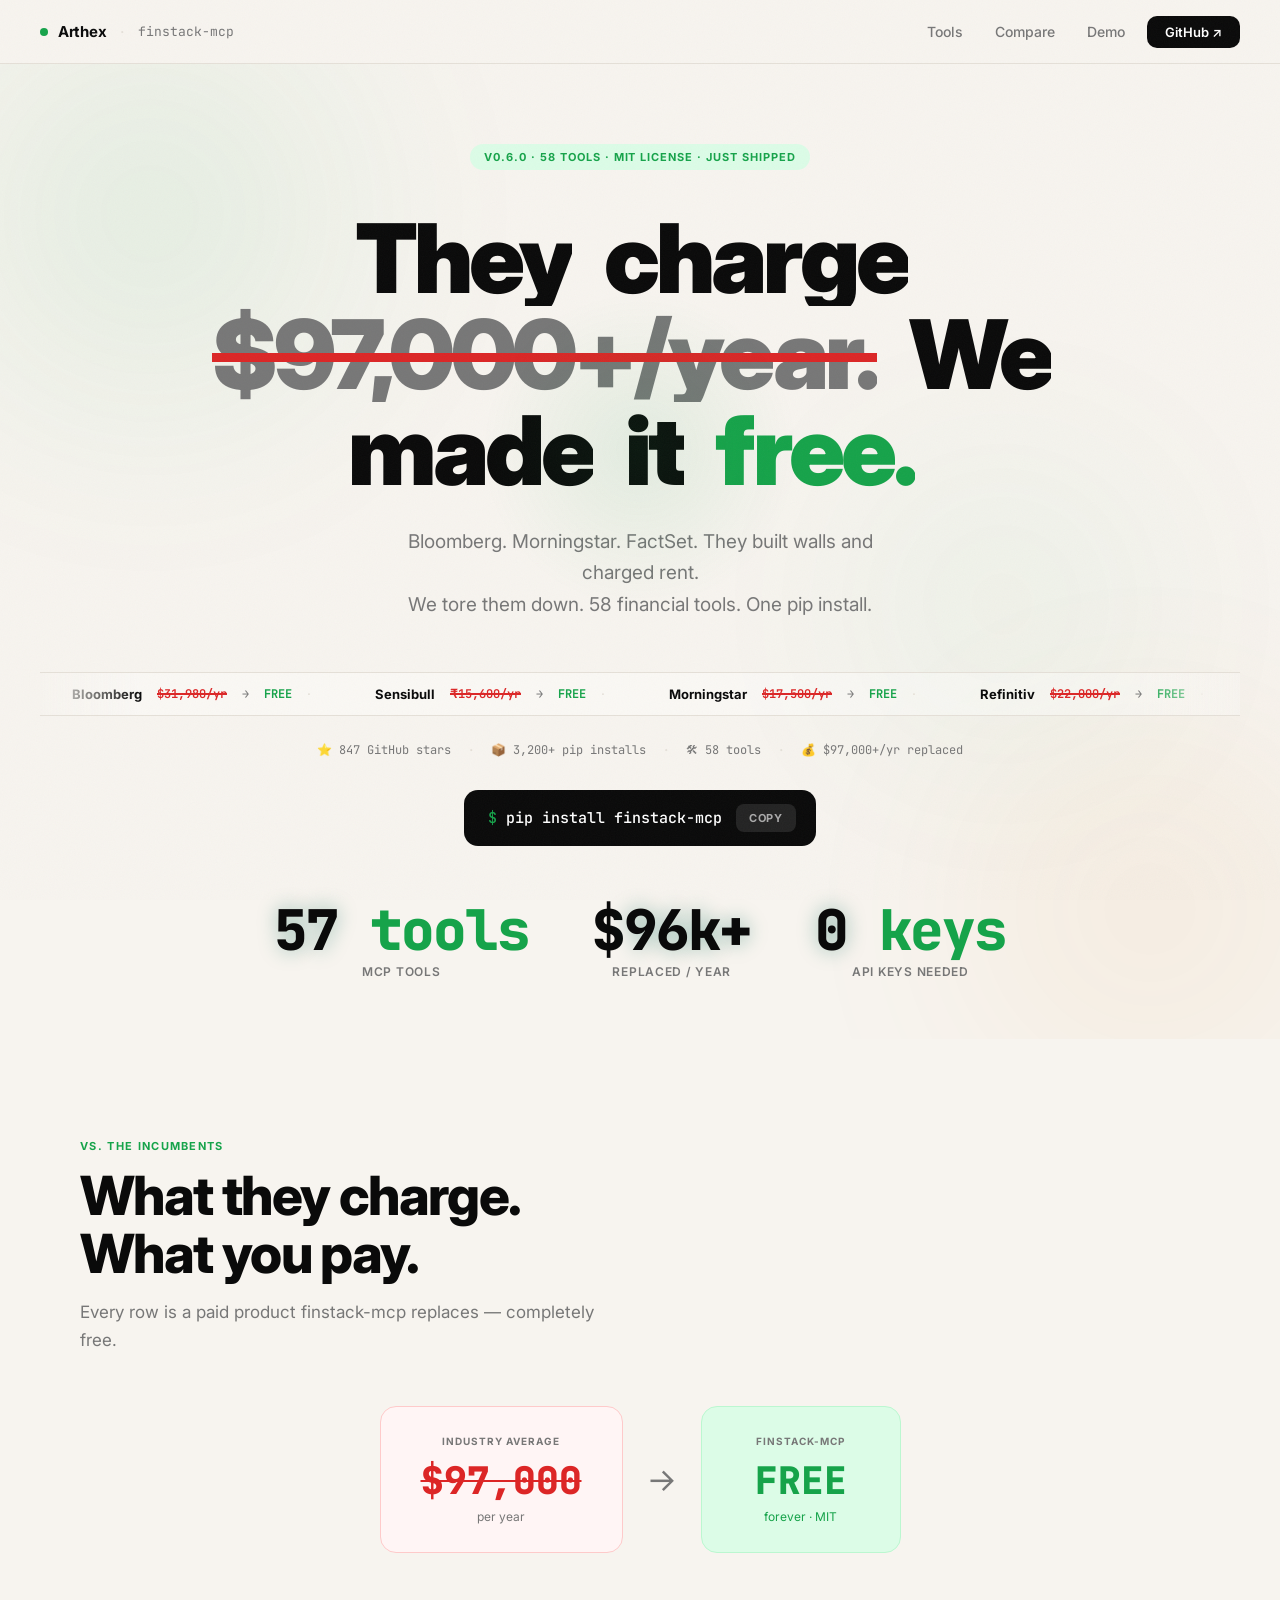
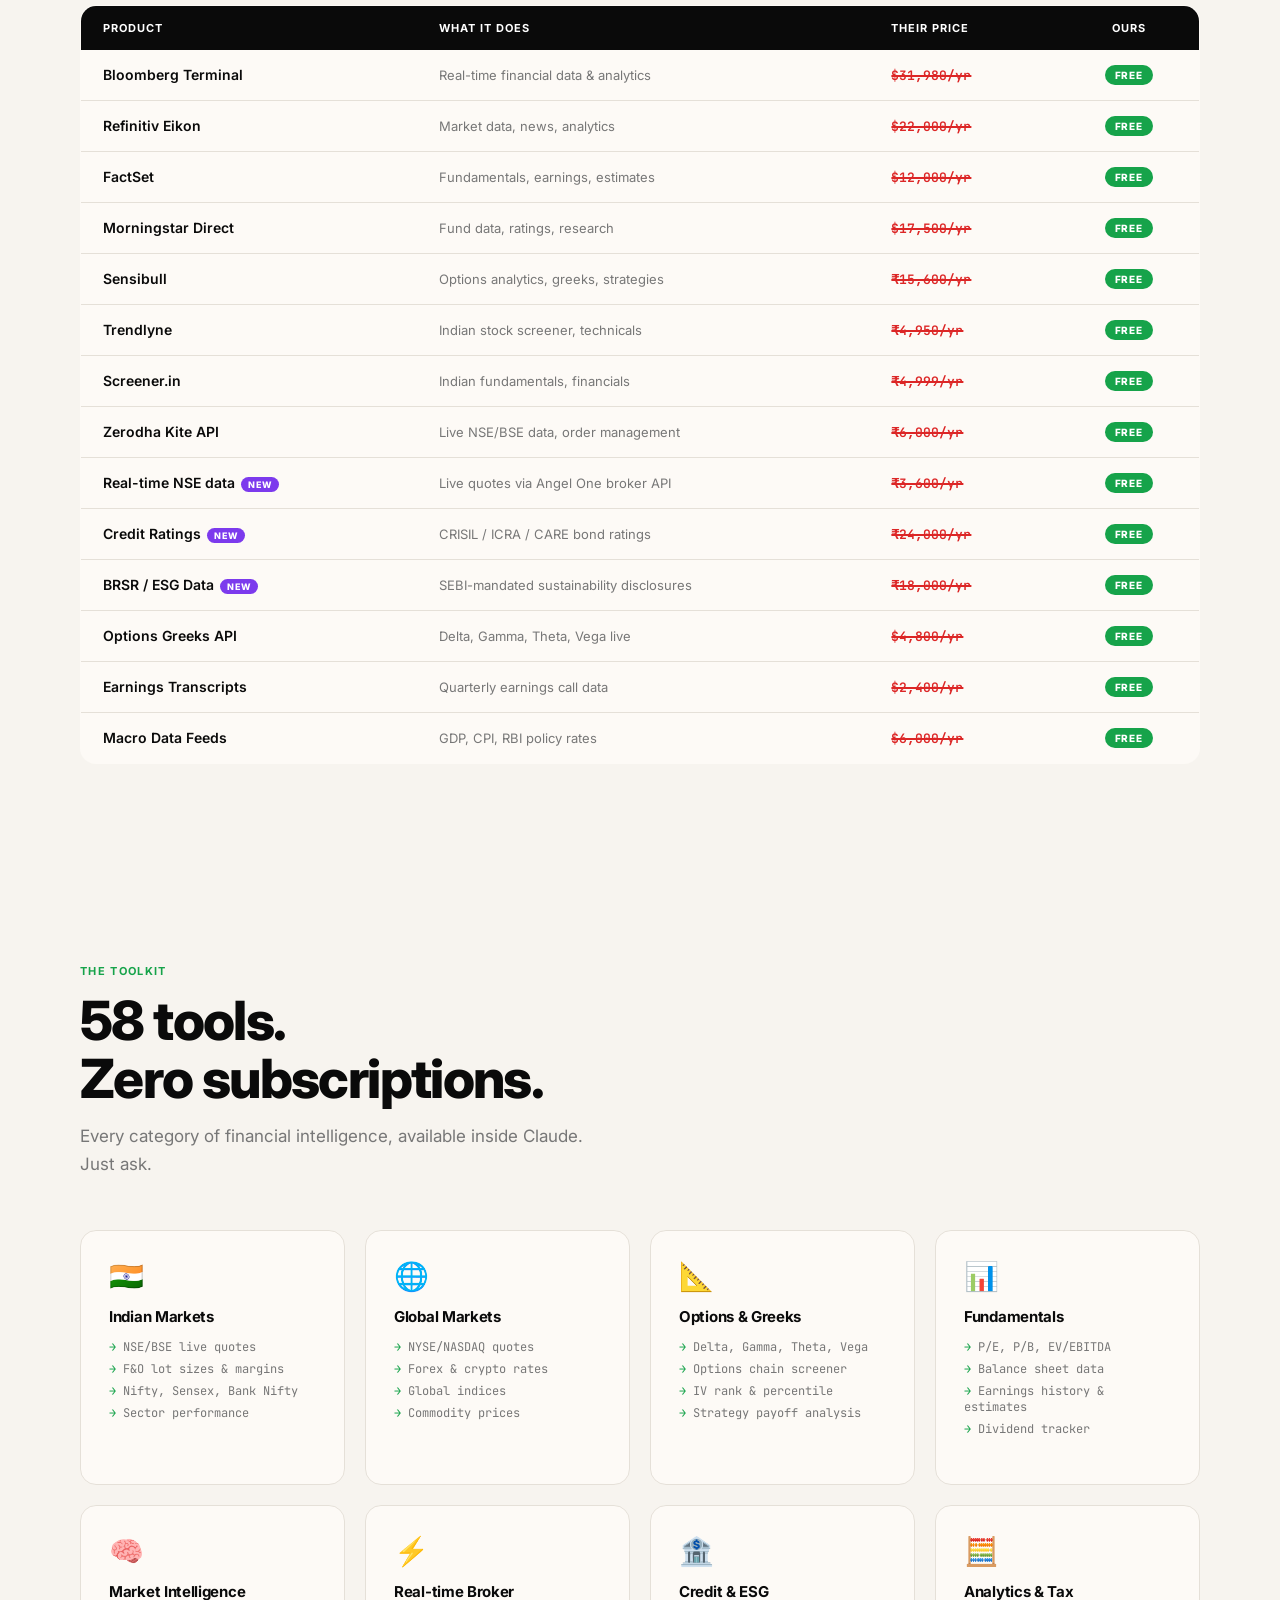
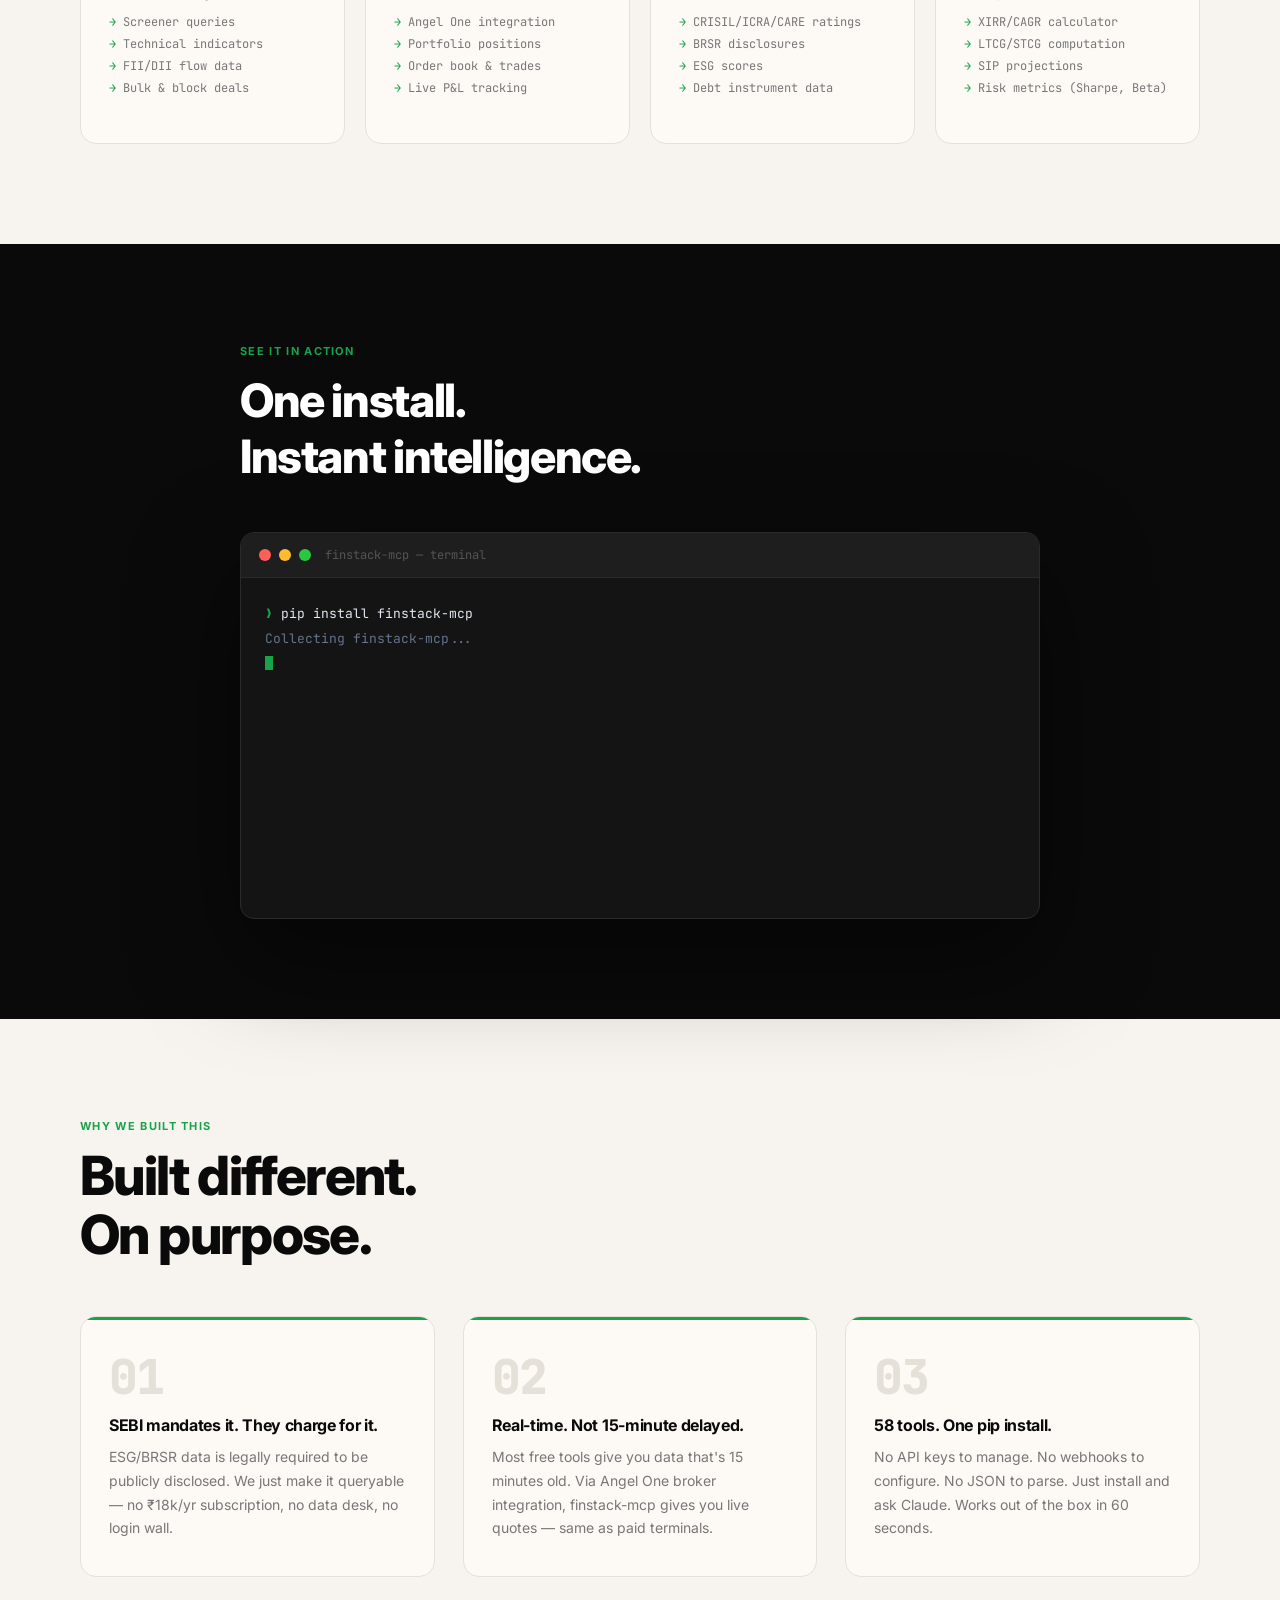
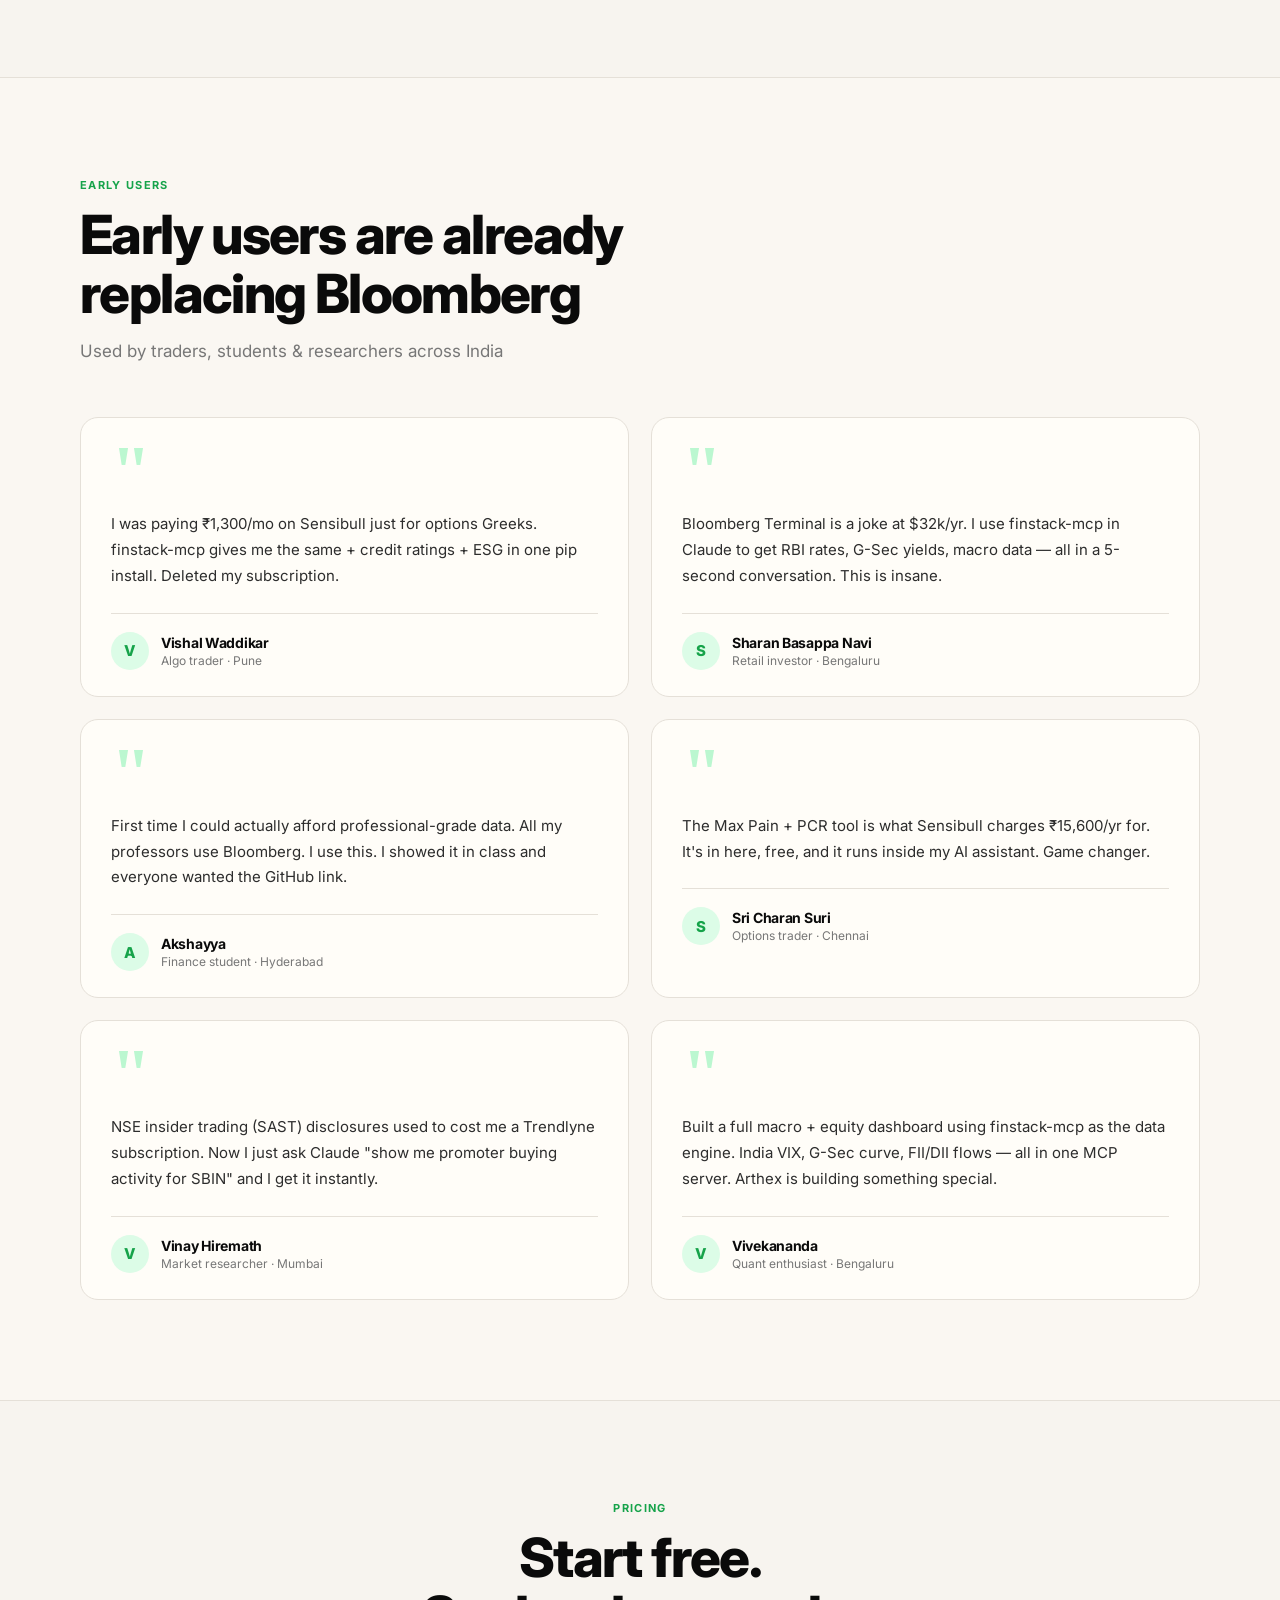
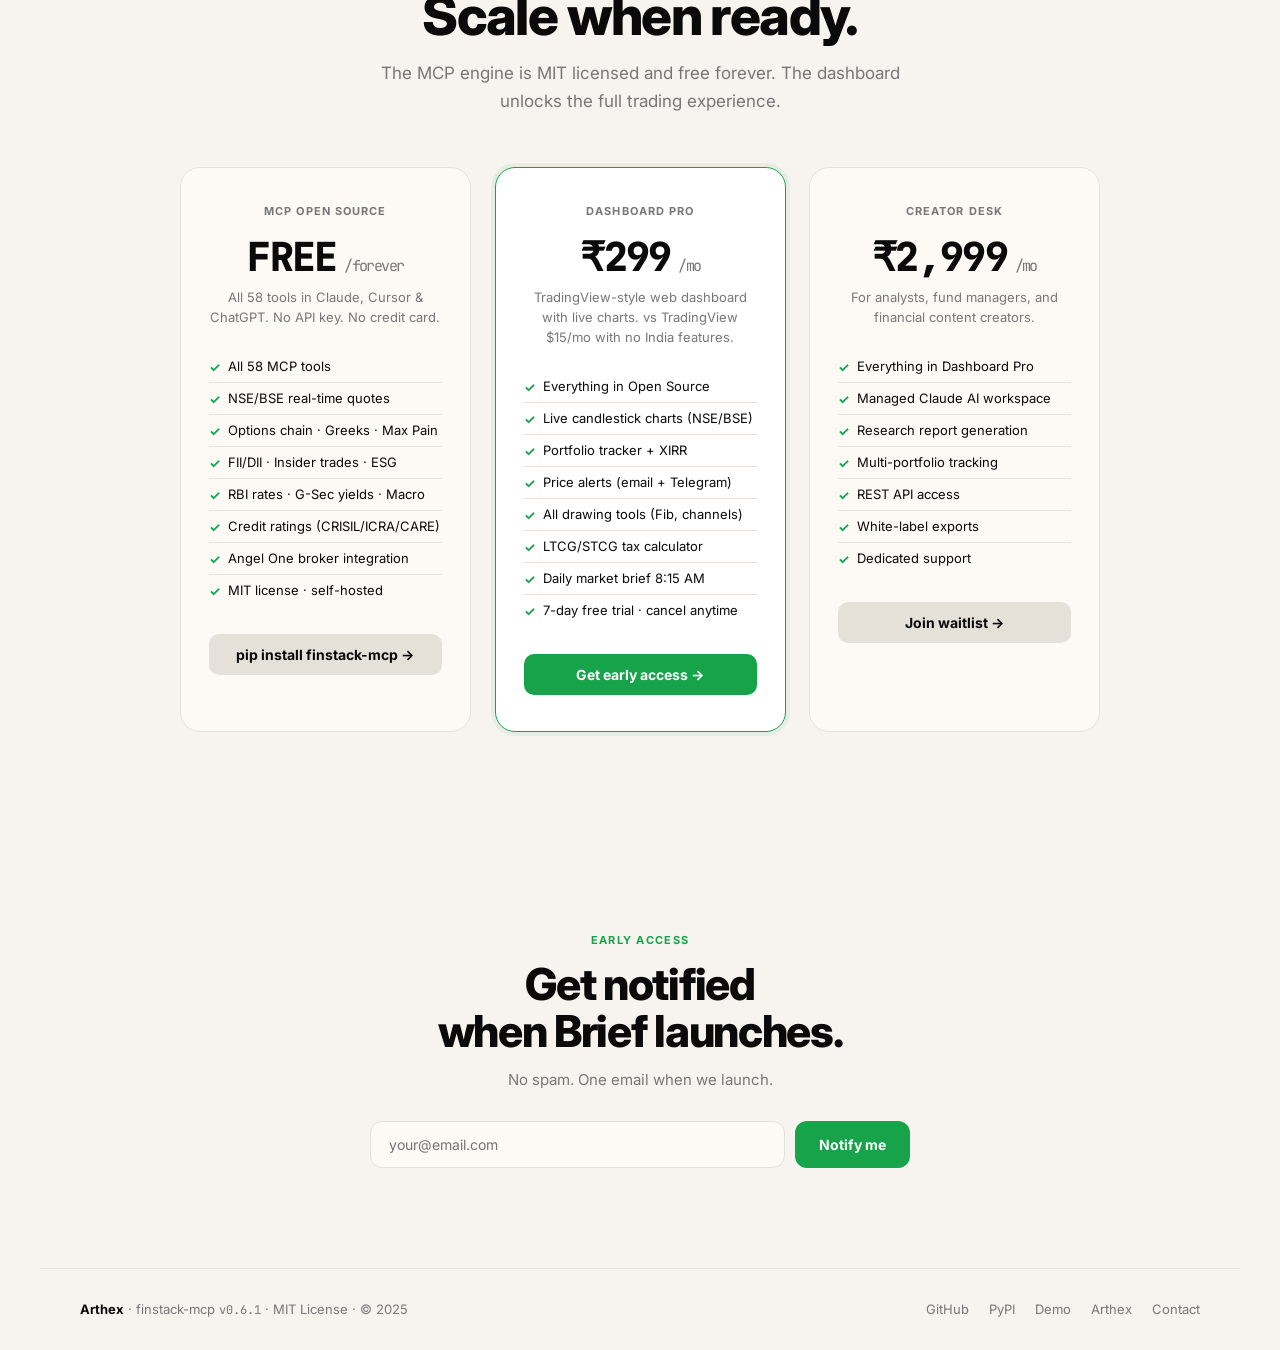
<file: landing-page/index.html>
<!DOCTYPE html>
<html lang="en">
<head>
  <meta charset="UTF-8" />
  <meta name="viewport" content="width=device-width, initial-scale=1.0" />
  <title>finstack-mcp — They charge $97,000+/yr. We made it free.</title>
  <meta name="description" content="58 financial tools for Claude AI. Bloomberg-level data, zero subscriptions. pip install finstack-mcp" />
  <link rel="preconnect" href="https://fonts.googleapis.com" />
  <link rel="preconnect" href="https://fonts.gstatic.com" crossorigin />
  <link href="https://fonts.googleapis.com/css2?family=Inter:wght@300;400;500;600;700;800;900&family=JetBrains+Mono:wght@400;500;700&display=swap" rel="stylesheet" />

  <style>
    *, *::before, *::after { box-sizing: border-box; margin: 0; padding: 0; }

    :root {
      --cream: #f7f4ef;
      --green: #16a34a;
      --green-light: #dcfce7;
      --red: #dc2626;
      --dark: #0a0a0a;
      --muted: #777;
      --border: #e5e0d8;
      --card-bg: #fdfaf6;
    }

    html { scroll-behavior: smooth; }

    body {
      background: var(--cream);
      color: var(--dark);
      font-family: 'Inter', sans-serif;
      overflow-x: hidden;
      -webkit-font-smoothing: antialiased;
    }

    /* GRAIN OVERLAY */
    body::before {
      content: '';
      position: fixed;
      inset: 0;
      pointer-events: none;
      z-index: 9999;
      opacity: 0.035;
      background-image: url("data:image/svg+xml,%3Csvg xmlns='http://www.w3.org/2000/svg' width='300' height='300'%3E%3Cfilter id='noise'%3E%3CfeTurbulence type='fractalNoise' baseFrequency='0.85' numOctaves='4' stitchTiles='stitch'/%3E%3C/filter%3E%3Crect width='300' height='300' filter='url(%23noise)' opacity='1'/%3E%3C/svg%3E");
    }

    /* CURSOR GLOW */
    #cursor-glow {
      position: fixed;
      width: 320px;
      height: 320px;
      border-radius: 50%;
      pointer-events: none;
      z-index: 9998;
      transform: translate(-50%, -50%);
      background: radial-gradient(circle, rgba(22,163,74,0.09) 0%, transparent 70%);
    }

    /* NAV */
    nav {
      position: sticky;
      top: 0;
      z-index: 1000;
      display: flex;
      align-items: center;
      justify-content: space-between;
      padding: 0 40px;
      height: 64px;
      background: rgba(247,244,239,0.85);
      backdrop-filter: blur(16px);
      -webkit-backdrop-filter: blur(16px);
      border-bottom: 1px solid var(--border);
    }

    .nav-brand {
      display: flex;
      align-items: center;
      gap: 10px;
      text-decoration: none;
      color: var(--dark);
    }

    .nav-brand-dot {
      width: 8px;
      height: 8px;
      border-radius: 50%;
      background: var(--green);
      animation: pulse-dot 2s infinite;
    }

    @keyframes pulse-dot {
      0%, 100% { opacity: 1; transform: scale(1); }
      50% { opacity: 0.5; transform: scale(0.75); }
    }

    .nav-brand-name {
      font-size: 15px;
      font-weight: 700;
      letter-spacing: -0.3px;
    }

    .nav-brand-sep {
      color: var(--border);
      margin: 0 4px;
    }

    .nav-brand-pkg {
      font-size: 13px;
      color: var(--muted);
      font-family: 'JetBrains Mono', monospace;
    }

    .nav-links {
      display: flex;
      align-items: center;
      gap: 4px;
    }

    .nav-link {
      font-size: 14px;
      font-weight: 500;
      color: var(--muted);
      text-decoration: none;
      padding: 7px 14px;
      border-radius: 8px;
      transition: color 0.2s, background 0.2s;
    }
    .nav-link:hover { color: var(--dark); background: rgba(0,0,0,0.05); }

    .nav-cta {
      background: var(--dark);
      color: #fff;
      font-size: 13px;
      font-weight: 600;
      padding: 8px 18px;
      border-radius: 10px;
      text-decoration: none;
      margin-left: 4px;
      transition: opacity 0.2s, transform 0.15s;
    }
    .nav-cta:hover { opacity: 0.85; transform: translateY(-1px); }

    /* HERO */
    #hero {
      min-height: 100vh;
      display: flex;
      flex-direction: column;
      align-items: center;
      justify-content: center;
      padding: 80px 40px 60px;
      text-align: center;
      position: relative;
      overflow: hidden;
    }

    /* HERO ORB ANIMATIONS */
    .hero-orb {
      position: absolute;
      border-radius: 50%;
      pointer-events: none;
      z-index: 0;
      filter: blur(120px);
      opacity: 0.15;
    }

    .hero-orb-1 {
      width: 500px;
      height: 500px;
      background: radial-gradient(circle, #16a34a, transparent 70%);
      top: -100px;
      left: -100px;
      animation: orb-float-1 22s ease-in-out infinite;
    }

    .hero-orb-2 {
      width: 420px;
      height: 420px;
      background: radial-gradient(circle, #d97706, transparent 70%);
      bottom: -80px;
      right: -80px;
      animation: orb-float-2 26s ease-in-out infinite;
    }

    .hero-orb-3 {
      width: 300px;
      height: 300px;
      background: radial-gradient(circle, #16a34a, transparent 70%);
      top: 40%;
      right: 10%;
      animation: orb-float-3 18s ease-in-out infinite;
    }

    @keyframes orb-float-1 {
      0%   { transform: translate(0px, 0px) scale(1); }
      25%  { transform: translate(80px, 60px) scale(1.08); }
      50%  { transform: translate(40px, 130px) scale(0.95); }
      75%  { transform: translate(-40px, 60px) scale(1.04); }
      100% { transform: translate(0px, 0px) scale(1); }
    }

    @keyframes orb-float-2 {
      0%   { transform: translate(0px, 0px) scale(1); }
      33%  { transform: translate(-90px, -70px) scale(1.1); }
      66%  { transform: translate(-50px, 50px) scale(0.92); }
      100% { transform: translate(0px, 0px) scale(1); }
    }

    @keyframes orb-float-3 {
      0%   { transform: translate(0px, 0px); }
      50%  { transform: translate(-60px, -80px); }
      100% { transform: translate(0px, 0px); }
    }

    #hero > *:not(.hero-orb) {
      position: relative;
      z-index: 1;
    }

    .hero-eyebrow {
      display: inline-flex;
      align-items: center;
      gap: 8px;
      background: var(--green-light);
      color: var(--green);
      font-size: 11px;
      font-weight: 700;
      letter-spacing: 0.09em;
      text-transform: uppercase;
      padding: 6px 14px;
      border-radius: 100px;
      margin-bottom: 40px;
      opacity: 0;
      animation: fade-up 0.6s 0.2s ease forwards;
    }

    .hero-headline {
      font-size: clamp(44px, 8vw, 96px);
      font-weight: 900;
      letter-spacing: -0.04em;
      line-height: 1.0;
      max-width: 960px;
      margin-bottom: 28px;
    }

    .hero-headline .word {
      display: inline-block;
      overflow: hidden;
      vertical-align: bottom;
      margin-right: 0.18em;
    }

    .hero-headline .word-inner {
      display: inline-block;
      transform: translateY(110%);
      opacity: 0;
      animation: word-rise 0.7s cubic-bezier(0.16,1,0.3,1) forwards;
    }

    .hero-headline .word-inner.green { color: var(--green); }
    .hero-headline .word-inner.strike {
      text-decoration: line-through;
      text-decoration-color: var(--red);
      color: var(--muted);
    }

    @keyframes word-rise {
      to { transform: translateY(0); opacity: 1; }
    }

    @keyframes fade-up {
      from { opacity: 0; transform: translateY(16px); }
      to { opacity: 1; transform: translateY(0); }
    }

    .hero-sub {
      font-size: clamp(15px, 2vw, 19px);
      color: var(--muted);
      max-width: 520px;
      line-height: 1.65;
      margin-bottom: 52px;
      opacity: 0;
      animation: fade-up 0.6s 1.2s ease forwards;
    }

    /* TICKER */
    .ticker-wrapper {
      width: 100%;
      overflow: hidden;
      padding: 13px 0;
      border-top: 1px solid var(--border);
      border-bottom: 1px solid var(--border);
      margin-bottom: 16px;
      background: rgba(255,255,255,0.35);
      position: relative;
      opacity: 0;
      animation: fade-up 0.6s 1.0s ease forwards;
    }

    .ticker-wrapper::before, .ticker-wrapper::after {
      content: '';
      position: absolute;
      top: 0; bottom: 0;
      width: 100px;
      z-index: 2;
      pointer-events: none;
    }
    .ticker-wrapper::before { left: 0; background: linear-gradient(to right, var(--cream), transparent); }
    .ticker-wrapper::after { right: 0; background: linear-gradient(to left, var(--cream), transparent); }

    .ticker-track {
      display: flex;
      white-space: nowrap;
      width: max-content;
      animation: ticker-scroll 50s linear infinite;
    }

    .ticker-track:hover { animation-play-state: paused; }

    @keyframes ticker-scroll {
      0% { transform: translateX(0); }
      100% { transform: translateX(-50%); }
    }

    .ticker-item {
      display: inline-flex;
      align-items: center;
      gap: 6px;
      padding: 0 32px;
      font-size: 13px;
      font-weight: 500;
      color: var(--muted);
    }

    .ticker-item strong { color: var(--dark); }

    .ticker-price {
      font-family: 'JetBrains Mono', monospace;
      font-size: 12px;
      color: var(--red);
      text-decoration: line-through;
      text-decoration-thickness: 1.5px;
      font-weight: 600;
    }

    .ticker-free {
      font-family: 'JetBrains Mono', monospace;
      font-size: 12px;
      color: var(--green);
      font-weight: 700;
    }

    .ticker-arrow {
      font-family: 'JetBrains Mono', monospace;
      font-size: 12px;
      color: var(--muted);
    }

    .ticker-sep { color: var(--border); }

    /* SOCIAL PROOF BAR */
    .social-proof-bar {
      width: 100%;
      display: flex;
      align-items: center;
      justify-content: center;
      gap: 0;
      padding: 10px 0 32px;
      opacity: 0;
      animation: fade-up 0.6s 1.1s ease forwards;
      flex-wrap: wrap;
    }

    .proof-item {
      font-family: 'JetBrains Mono', monospace;
      font-size: 12px;
      color: var(--muted);
      padding: 0 18px;
      white-space: nowrap;
    }

    .proof-sep {
      color: var(--border);
      font-size: 16px;
      line-height: 1;
    }

    /* INSTALL BOX */
    .install-box {
      display: inline-flex;
      align-items: center;
      gap: 14px;
      background: var(--dark);
      color: #fff;
      padding: 14px 20px 14px 24px;
      border-radius: 14px;
      font-family: 'JetBrains Mono', monospace;
      font-size: 15px;
      font-weight: 500;
      margin-bottom: 56px;
      opacity: 0;
      animation: fade-up 0.6s 1.4s ease forwards;
    }

    .install-prefix { color: var(--green); }

    .copy-btn {
      background: rgba(255,255,255,0.1);
      border: none;
      color: #aaa;
      font-size: 11px;
      font-family: 'Inter', sans-serif;
      font-weight: 700;
      letter-spacing: 0.06em;
      padding: 7px 13px;
      border-radius: 8px;
      cursor: pointer;
      transition: background 0.2s, color 0.2s;
      white-space: nowrap;
    }
    .copy-btn:hover { background: rgba(255,255,255,0.18); color: #fff; }
    .copy-btn.copied { background: var(--green); color: #fff; }

    /* STATS */
    .stats-row {
      display: flex;
      gap: 64px;
      justify-content: center;
      flex-wrap: wrap;
      opacity: 0;
      animation: fade-up 0.6s 1.6s ease forwards;
    }

    .stat-item { text-align: center; }

    .stat-number {
      font-size: clamp(38px, 5vw, 56px);
      font-weight: 900;
      font-family: 'JetBrains Mono', monospace;
      letter-spacing: -0.04em;
      color: var(--dark);
      line-height: 1;
      margin-bottom: 6px;
    }

    .stat-suffix { color: var(--green); }

    /* Counter glow during animation */
    .counter.counting {
      text-shadow: 0 0 20px rgba(13,107,87,0.4);
      transition: text-shadow 0.3s ease;
    }
    .counter.done {
      text-shadow: none;
      transition: text-shadow 1.2s ease;
    }

    .stat-label {
      font-size: 12px;
      color: var(--muted);
      font-weight: 600;
      letter-spacing: 0.06em;
      text-transform: uppercase;
    }

    /* SECTION SHARED */
    .section-wrap {
      padding: 100px 40px;
      max-width: 1200px;
      margin: 0 auto;
    }

    .section-label {
      font-size: 11px;
      font-weight: 700;
      letter-spacing: 0.12em;
      text-transform: uppercase;
      color: var(--green);
      margin-bottom: 14px;
    }

    .section-title {
      font-size: clamp(30px, 5vw, 54px);
      font-weight: 800;
      letter-spacing: -0.03em;
      line-height: 1.08;
      margin-bottom: 14px;
    }

    .section-sub {
      font-size: 17px;
      color: var(--muted);
      max-width: 520px;
      line-height: 1.65;
      margin-bottom: 52px;
    }

    /* REVEAL */
    .reveal {
      opacity: 0;
      transform: translateY(28px);
      transition: opacity 0.7s cubic-bezier(0.16,1,0.3,1), transform 0.7s cubic-bezier(0.16,1,0.3,1);
    }
    .reveal.revealed { opacity: 1; transform: translateY(0); }

    .reveal-group > * {
      opacity: 0;
      transform: translateY(22px);
      transition: opacity 0.6s cubic-bezier(0.16,1,0.3,1), transform 0.6s cubic-bezier(0.16,1,0.3,1);
    }
    .reveal-group.revealed > *:nth-child(1) { opacity:1;transform:none;transition-delay:0s; }
    .reveal-group.revealed > *:nth-child(2) { opacity:1;transform:none;transition-delay:0.08s; }
    .reveal-group.revealed > *:nth-child(3) { opacity:1;transform:none;transition-delay:0.16s; }
    .reveal-group.revealed > *:nth-child(4) { opacity:1;transform:none;transition-delay:0.24s; }
    .reveal-group.revealed > *:nth-child(5) { opacity:1;transform:none;transition-delay:0.32s; }
    .reveal-group.revealed > *:nth-child(6) { opacity:1;transform:none;transition-delay:0.40s; }
    .reveal-group.revealed > *:nth-child(7) { opacity:1;transform:none;transition-delay:0.48s; }
    .reveal-group.revealed > *:nth-child(8) { opacity:1;transform:none;transition-delay:0.56s; }

    /* COMPARISON */
    .before-after-row {
      display: flex;
      align-items: center;
      justify-content: center;
      gap: 24px;
      margin: 0 0 52px;
      flex-wrap: wrap;
    }

    .ba-card {
      padding: 28px 40px;
      border-radius: 16px;
      text-align: center;
      min-width: 200px;
    }
    .ba-card.before { background: #fff5f5; border: 1.5px solid #fecaca; }
    .ba-card.after { background: var(--green-light); border: 1.5px solid #bbf7d0; }

    .ba-label {
      font-size: 10px;
      font-weight: 700;
      letter-spacing: 0.1em;
      text-transform: uppercase;
      color: var(--muted);
      margin-bottom: 8px;
    }

    .ba-price-before {
      font-size: 38px;
      font-weight: 900;
      font-family: 'JetBrains Mono', monospace;
      color: var(--red);
      text-decoration: line-through;
      text-decoration-thickness: 2px;
    }

    .ba-price-after {
      font-size: 38px;
      font-weight: 900;
      font-family: 'JetBrains Mono', monospace;
      color: var(--green);
    }

    .ba-sub { font-size: 12px; color: var(--muted); margin-top: 4px; }
    .ba-sub.green { color: var(--green); }

    .ba-arrow {
      font-size: 32px;
      color: var(--muted);
      animation: arrow-pulse 2s ease-in-out infinite;
    }

    @keyframes arrow-pulse {
      0%, 100% { transform: translateX(0); opacity: 0.4; }
      50% { transform: translateX(8px); opacity: 0.9; }
    }

    .comp-table {
      width: 100%;
      border-collapse: collapse;
      border-radius: 16px;
      overflow: hidden;
      border: 1px solid var(--border);
      background: var(--card-bg);
    }

    .comp-table th {
      padding: 15px 22px;
      font-size: 11px;
      font-weight: 700;
      letter-spacing: 0.09em;
      text-transform: uppercase;
      background: var(--dark);
      color: #fff;
      text-align: left;
    }

    .comp-table th:last-child { text-align: center; }

    .comp-table td {
      padding: 15px 22px;
      border-bottom: 1px solid var(--border);
      font-size: 14px;
      vertical-align: middle;
    }

    .comp-table tr:last-child td { border-bottom: none; }

    .comp-table tbody tr {
      transition: background 0.15s, transform 0.2s, box-shadow 0.2s;
    }

    .comp-table tbody tr:hover {
      background: rgba(22,163,74,0.04);
      transform: translateY(-1px);
      box-shadow: 0 6px 24px rgba(0,0,0,0.06);
      position: relative;
      z-index: 1;
    }

    .comp-name { font-weight: 600; }
    .comp-feature { color: var(--muted); font-size: 13px; }

    .comp-price {
      font-family: 'JetBrains Mono', monospace;
      font-weight: 600;
      color: var(--red);
      text-decoration: line-through;
      text-decoration-thickness: 1.5px;
      font-size: 13px;
    }

    .comp-ours { text-align: center; }

    .badge-free {
      display: inline-block;
      background: var(--green);
      color: #fff;
      font-size: 10px;
      font-weight: 800;
      letter-spacing: 0.08em;
      padding: 4px 10px;
      border-radius: 100px;
    }

    .badge-new {
      display: inline-block;
      background: #7c3aed;
      color: #fff;
      font-size: 9px;
      font-weight: 800;
      letter-spacing: 0.09em;
      padding: 2px 7px;
      border-radius: 100px;
      margin-left: 6px;
      vertical-align: middle;
    }

    /* TOOLS */
    .tools-grid {
      display: grid;
      grid-template-columns: repeat(auto-fill, minmax(260px, 1fr));
      gap: 20px;
    }

    .tool-card {
      background: var(--card-bg);
      border: 1px solid var(--border);
      border-radius: 16px;
      padding: 28px;
      position: relative;
      transition: box-shadow 0.3s, border-color 0.3s;
      transform-style: preserve-3d;
      will-change: transform;
    }

    .tool-card:hover {
      box-shadow: 0 20px 60px rgba(0,0,0,0.09);
      border-color: rgba(22,163,74,0.25);
    }

    .tool-card-icon {
      font-size: 28px;
      margin-bottom: 14px;
      display: block;
    }

    .tool-card-title {
      font-size: 15px;
      font-weight: 700;
      letter-spacing: -0.02em;
      margin-bottom: 10px;
    }

    .tool-card-items {
      list-style: none;
      margin-bottom: 16px;
    }

    .tool-card-items li {
      font-size: 12px;
      color: var(--muted);
      padding: 3px 0;
      font-family: 'JetBrains Mono', monospace;
    }

    .tool-card-items li::before {
      content: '→ ';
      color: var(--green);
    }

    .tool-card-free {
      position: absolute;
      top: 18px;
      right: 18px;
      background: var(--green-light);
      color: var(--green);
      font-size: 10px;
      font-weight: 800;
      letter-spacing: 0.08em;
      padding: 3px 8px;
      border-radius: 100px;
    }

    /* TERMINAL SECTION */
    #terminal-section {
      background: var(--dark);
      padding: 100px 40px;
    }

    .terminal-inner {
      max-width: 800px;
      margin: 0 auto;
    }

    .terminal-section-label {
      font-size: 11px;
      font-weight: 700;
      letter-spacing: 0.12em;
      text-transform: uppercase;
      color: var(--green);
      margin-bottom: 14px;
    }

    .terminal-section-title {
      font-size: clamp(28px, 4vw, 46px);
      font-weight: 800;
      letter-spacing: -0.03em;
      color: #fff;
      margin-bottom: 48px;
    }

    .terminal-window {
      background: #141414;
      border-radius: 14px;
      overflow: hidden;
      border: 1px solid #2a2a2a;
      box-shadow: 0 40px 100px rgba(0,0,0,0.5);
    }

    .terminal-bar {
      display: flex;
      align-items: center;
      gap: 8px;
      padding: 14px 18px;
      background: #1e1e1e;
      border-bottom: 1px solid #2a2a2a;
    }

    .t-dot { width: 12px; height: 12px; border-radius: 50%; }
    .t-dot.red { background: #ff5f57; }
    .t-dot.yellow { background: #febc2e; }
    .t-dot.green { background: #28c840; }

    .terminal-title {
      font-family: 'JetBrains Mono', monospace;
      font-size: 12px;
      color: #555;
      margin-left: 6px;
    }

    .terminal-body {
      padding: 24px;
      font-family: 'JetBrains Mono', monospace;
      font-size: 13px;
      line-height: 1.85;
      color: #d4d4d4;
      min-height: 340px;
    }

    .t-line { display: block; }
    .t-blank { display: block; height: 8px; }
    .t-prompt { color: var(--green); }
    .t-cmd { color: #e2e8f0; }
    .t-output { color: #64748b; }
    .t-success { color: #4ade80; }
    .t-claude { color: #a78bfa; }
    .t-tool { color: #fbbf24; }
    .t-result { color: #6ee7b7; }

    .cursor-blink {
      display: inline-block;
      width: 8px;
      height: 14px;
      background: var(--green);
      vertical-align: middle;
      animation: blink 1s step-end infinite;
    }

    @keyframes blink {
      0%, 100% { opacity: 1; }
      50% { opacity: 0; }
    }

    /* WHY */
    .why-grid {
      display: grid;
      grid-template-columns: repeat(3, 1fr);
      gap: 28px;
    }

    .why-card {
      padding: 36px 28px;
      border: 1px solid var(--border);
      border-radius: 16px;
      background: var(--card-bg);
      position: relative;
      overflow: hidden;
    }

    .why-card::before {
      content: '';
      position: absolute;
      top: 0; left: 0; right: 0;
      height: 3px;
      background: var(--green);
    }

    .why-num {
      font-size: 48px;
      font-weight: 900;
      font-family: 'JetBrains Mono', monospace;
      color: var(--border);
      margin-bottom: 14px;
      letter-spacing: -0.04em;
      line-height: 1;
    }

    .why-title {
      font-size: 16px;
      font-weight: 700;
      margin-bottom: 10px;
      letter-spacing: -0.02em;
    }

    .why-text {
      font-size: 14px;
      color: var(--muted);
      line-height: 1.7;
    }

    /* TESTIMONIALS */
    #testimonials {
      background: #faf7f2;
      border-top: 1px solid var(--border);
      border-bottom: 1px solid var(--border);
    }

    .testimonials-grid {
      display: grid;
      grid-template-columns: repeat(2, 1fr);
      gap: 22px;
      margin-top: 52px;
    }

    .testimonial-card {
      background: #fffdf8;
      border: 1px solid var(--border);
      border-radius: 18px;
      padding: 32px 30px 26px;
      position: relative;
      transition: transform 0.3s cubic-bezier(0.16,1,0.3,1), box-shadow 0.3s;
    }

    .testimonial-card:hover {
      transform: translateY(-3px);
      box-shadow: 0 16px 48px rgba(0,0,0,0.08);
    }

    .testimonial-quote-mark {
      font-family: Georgia, 'Times New Roman', serif;
      font-size: 72px;
      line-height: 0.6;
      color: #bbf7d0;
      font-weight: 900;
      margin-bottom: 18px;
      display: block;
      user-select: none;
    }

    .testimonial-text {
      font-size: 15px;
      color: #2d2d2d;
      line-height: 1.72;
      font-weight: 400;
      margin-bottom: 24px;
    }

    .testimonial-footer {
      display: flex;
      align-items: center;
      gap: 12px;
      border-top: 1px solid var(--border);
      padding-top: 18px;
    }

    .testimonial-avatar {
      width: 38px;
      height: 38px;
      border-radius: 50%;
      background: var(--green-light);
      color: var(--green);
      font-size: 15px;
      font-weight: 800;
      display: flex;
      align-items: center;
      justify-content: center;
      flex-shrink: 0;
      letter-spacing: -0.02em;
      font-family: 'Inter', sans-serif;
    }

    .testimonial-name {
      font-size: 14px;
      font-weight: 700;
      color: var(--dark);
      letter-spacing: -0.02em;
      margin-bottom: 2px;
    }

    .testimonial-role {
      font-size: 12px;
      color: var(--muted);
      font-weight: 400;
    }

    /* PRICING */
    .pricing-grid {
      display: grid;
      grid-template-columns: repeat(3, 1fr);
      gap: 24px;
      max-width: 920px;
      margin: 0 auto;
    }

    .pricing-card {
      border: 1px solid var(--border);
      border-radius: 20px;
      padding: 36px 28px;
      background: var(--card-bg);
      position: relative;
      text-align: center;
      transform-style: preserve-3d;
      will-change: transform;
      transition: box-shadow 0.3s, border-color 0.3s;
    }

    .pricing-card.featured {
      border-color: var(--green);
      background: #fff;
      box-shadow: 0 0 0 4px rgba(22,163,74,0.07);
    }

    .pricing-badge {
      position: absolute;
      top: -12px;
      left: 50%;
      transform: translateX(-50%);
      background: var(--green);
      color: #fff;
      font-size: 10px;
      font-weight: 800;
      letter-spacing: 0.1em;
      text-transform: uppercase;
      padding: 4px 14px;
      border-radius: 100px;
      white-space: nowrap;
    }

    .pricing-plan {
      font-size: 11px;
      font-weight: 700;
      letter-spacing: 0.1em;
      text-transform: uppercase;
      color: var(--muted);
      margin-bottom: 12px;
    }

    .pricing-price {
      font-size: 40px;
      font-weight: 900;
      font-family: 'JetBrains Mono', monospace;
      letter-spacing: -0.04em;
      margin-bottom: 4px;
    }

    .price-unit { font-size: 15px; font-weight: 400; color: var(--muted); }

    .pricing-desc {
      font-size: 13px;
      color: var(--muted);
      margin-bottom: 24px;
      line-height: 1.55;
    }

    .pricing-features {
      list-style: none;
      text-align: left;
      margin-bottom: 28px;
    }

    .pricing-features li {
      font-size: 13px;
      padding: 7px 0;
      border-bottom: 1px solid var(--border);
      display: flex;
      align-items: flex-start;
      gap: 8px;
    }
    .pricing-features li:last-child { border-bottom: none; }
    .pricing-features li::before { content: '✓'; color: var(--green); font-weight: 700; flex-shrink: 0; margin-top: 1px; }

    .pricing-btn {
      display: block;
      width: 100%;
      padding: 12px;
      border-radius: 10px;
      font-size: 14px;
      font-weight: 700;
      text-decoration: none;
      text-align: center;
      cursor: pointer;
      border: none;
      font-family: 'Inter', sans-serif;
      transition: opacity 0.2s, transform 0.15s;
    }
    .pricing-btn:hover { opacity: 0.82; transform: translateY(-1px); }
    .pricing-btn.primary { background: var(--dark); color: #fff; }
    .pricing-btn.secondary { background: var(--border); color: var(--dark); }
    .pricing-btn.green { background: var(--green); color: #fff; }

    /* WAITLIST */
    .waitlist-inner {
      max-width: 540px;
      margin: 0 auto;
      text-align: center;
    }

    .waitlist-form {
      display: flex;
      gap: 10px;
      margin-top: 32px;
    }

    .waitlist-input {
      flex: 1;
      padding: 14px 18px;
      border: 1.5px solid var(--border);
      border-radius: 12px;
      font-size: 14px;
      font-family: 'Inter', sans-serif;
      background: var(--card-bg);
      color: var(--dark);
      outline: none;
      transition: border-color 0.2s;
    }
    .waitlist-input:focus { border-color: var(--green); }

    .waitlist-btn {
      background: var(--green);
      color: #fff;
      border: none;
      padding: 14px 24px;
      border-radius: 12px;
      font-size: 14px;
      font-weight: 700;
      font-family: 'Inter', sans-serif;
      cursor: pointer;
      white-space: nowrap;
      transition: background 0.2s, transform 0.15s;
    }
    .waitlist-btn:hover { background: #15803d; transform: translateY(-1px); }

    /* FOOTER */
    footer {
      border-top: 1px solid var(--border);
      padding: 32px 40px;
      display: flex;
      align-items: center;
      justify-content: space-between;
      flex-wrap: wrap;
      gap: 16px;
      max-width: 1200px;
      margin: 0 auto;
    }

    .footer-left { font-size: 13px; color: var(--muted); }
    .footer-left strong { color: var(--dark); }
    .footer-mono { font-family: 'JetBrains Mono', monospace; font-size: 12px; }

    .footer-links { display: flex; gap: 20px; }
    .footer-links a {
      font-size: 13px;
      color: var(--muted);
      text-decoration: none;
      transition: color 0.2s;
    }
    .footer-links a:hover { color: var(--dark); }

    /* RESPONSIVE */
    @media (max-width: 900px) {
      .why-grid { grid-template-columns: 1fr 1fr; }
      .pricing-grid { grid-template-columns: 1fr; max-width: 420px; }
      .testimonials-grid { grid-template-columns: 1fr; }
    }

    @media (max-width: 768px) {
      nav { padding: 0 20px; }
      .section-wrap { padding: 60px 20px; }
      #hero { padding: 60px 20px 40px; }
      .stats-row { gap: 36px; }
      .why-grid { grid-template-columns: 1fr; }
      .tools-grid { grid-template-columns: 1fr 1fr; }
      .waitlist-form { flex-direction: column; }
      footer { flex-direction: column; text-align: center; }
      .nav-link { display: none; }
      .comp-table { font-size: 12px; }
      .comp-table td, .comp-table th { padding: 10px 12px; }
      #terminal-section { padding: 60px 20px; }
      .testimonials-grid { grid-template-columns: 1fr; }
      .social-proof-bar { gap: 0; }
      .proof-item { padding: 4px 12px; }
    }

    @media (max-width: 480px) {
      .tools-grid { grid-template-columns: 1fr; }
      .why-grid { grid-template-columns: 1fr; }
      .testimonials-grid { grid-template-columns: 1fr; }
    }
  </style>
</head>
<body>

<div id="cursor-glow"></div>

<!-- NAV -->
<nav>
  <a href="#" class="nav-brand">
    <div class="nav-brand-dot"></div>
    <span class="nav-brand-name">Arthex</span>
    <span class="nav-brand-sep">·</span>
    <span class="nav-brand-pkg">finstack-mcp</span>
  </a>
  <div class="nav-links">
    <a href="#tools" class="nav-link">Tools</a>
    <a href="#comparison" class="nav-link">Compare</a>
    <a href="https://youtu.be/PWK89gBbHEM" target="_blank" class="nav-link">Demo</a>
    <a href="https://github.com/finstacklabs/finstack-mcp" target="_blank" class="nav-cta">GitHub ↗</a>
  </div>
</nav>

<!-- HERO -->
<section id="hero" style="max-width:100%;">
  <!-- BACKGROUND ORBS -->
  <div class="hero-orb hero-orb-1"></div>
  <div class="hero-orb hero-orb-2"></div>
  <div class="hero-orb hero-orb-3"></div>

  <div class="hero-eyebrow">v0.6.0 · 58 tools · MIT License · Just shipped</div>
  <h1 class="hero-headline" id="hero-headline"></h1>
  <p class="hero-sub">Bloomberg. Morningstar. FactSet. They built walls and charged rent.<br>We tore them down. 58 financial tools. One pip install.</p>

  <!-- TICKER TAPE -->
  <div class="ticker-wrapper">
    <div class="ticker-track" id="ticker-track"></div>
  </div>

  <!-- SOCIAL PROOF BAR -->
  <div class="social-proof-bar">
    <span class="proof-item">⭐ 847 GitHub stars</span>
    <span class="proof-sep">·</span>
    <span class="proof-item">📦 3,200+ pip installs</span>
    <span class="proof-sep">·</span>
    <span class="proof-item">🛠 58 tools</span>
    <span class="proof-sep">·</span>
    <span class="proof-item">💰 $97,000+/yr replaced</span>
  </div>

  <!-- INSTALL -->
  <div class="install-box">
    <span><span class="install-prefix">$</span>&nbsp;pip install finstack-mcp</span>
    <button class="copy-btn" id="copy-btn" onclick="copyInstall()">COPY</button>
  </div>

  <!-- COUNTERS -->
  <div class="stats-row">
    <div class="stat-item">
      <div class="stat-number">
        <span class="counter" data-target="58" data-suffix="">0</span><span class="stat-suffix">&nbsp;tools</span>
      </div>
      <div class="stat-label">MCP tools</div>
    </div>
    <div class="stat-item">
      <div class="stat-number">
        $<span class="counter" data-target="97" data-suffix="k+">0</span>
      </div>
      <div class="stat-label">replaced / year</div>
    </div>
    <div class="stat-item">
      <div class="stat-number">
        <span class="counter" data-target="0" data-suffix="">0</span><span class="stat-suffix">&nbsp;keys</span>
      </div>
      <div class="stat-label">API keys needed</div>
    </div>
  </div>
</section>

<!-- COMPARISON -->
<div id="comparison">
  <div class="section-wrap">
    <div class="section-label reveal">vs. the incumbents</div>
    <h2 class="section-title reveal">What they charge.<br>What you pay.</h2>
    <p class="section-sub reveal">Every row is a paid product finstack-mcp replaces — completely free.</p>

    <div class="before-after-row reveal">
      <div class="ba-card before">
        <div class="ba-label">Industry average</div>
        <div class="ba-price-before">$97,000</div>
        <div class="ba-sub">per year</div>
      </div>
      <div class="ba-arrow">→</div>
      <div class="ba-card after">
        <div class="ba-label">finstack-mcp</div>
        <div class="ba-price-after">FREE</div>
        <div class="ba-sub green">forever · MIT</div>
      </div>
    </div>

    <div class="reveal">
      <table class="comp-table">
        <thead>
          <tr>
            <th>Product</th>
            <th>What it does</th>
            <th>Their price</th>
            <th>Ours</th>
          </tr>
        </thead>
        <tbody>
          <tr>
            <td><span class="comp-name">Bloomberg Terminal</span></td>
            <td><span class="comp-feature">Real-time financial data &amp; analytics</span></td>
            <td><span class="comp-price">$31,980/yr</span></td>
            <td class="comp-ours"><span class="badge-free">FREE</span></td>
          </tr>
          <tr>
            <td><span class="comp-name">Refinitiv Eikon</span></td>
            <td><span class="comp-feature">Market data, news, analytics</span></td>
            <td><span class="comp-price">$22,000/yr</span></td>
            <td class="comp-ours"><span class="badge-free">FREE</span></td>
          </tr>
          <tr>
            <td><span class="comp-name">FactSet</span></td>
            <td><span class="comp-feature">Fundamentals, earnings, estimates</span></td>
            <td><span class="comp-price">$12,000/yr</span></td>
            <td class="comp-ours"><span class="badge-free">FREE</span></td>
          </tr>
          <tr>
            <td><span class="comp-name">Morningstar Direct</span></td>
            <td><span class="comp-feature">Fund data, ratings, research</span></td>
            <td><span class="comp-price">$17,500/yr</span></td>
            <td class="comp-ours"><span class="badge-free">FREE</span></td>
          </tr>
          <tr>
            <td><span class="comp-name">Sensibull</span></td>
            <td><span class="comp-feature">Options analytics, greeks, strategies</span></td>
            <td><span class="comp-price">₹15,600/yr</span></td>
            <td class="comp-ours"><span class="badge-free">FREE</span></td>
          </tr>
          <tr>
            <td><span class="comp-name">Trendlyne</span></td>
            <td><span class="comp-feature">Indian stock screener, technicals</span></td>
            <td><span class="comp-price">₹4,950/yr</span></td>
            <td class="comp-ours"><span class="badge-free">FREE</span></td>
          </tr>
          <tr>
            <td><span class="comp-name">Screener.in</span></td>
            <td><span class="comp-feature">Indian fundamentals, financials</span></td>
            <td><span class="comp-price">₹4,999/yr</span></td>
            <td class="comp-ours"><span class="badge-free">FREE</span></td>
          </tr>
          <tr>
            <td><span class="comp-name">Zerodha Kite API</span></td>
            <td><span class="comp-feature">Live NSE/BSE data, order management</span></td>
            <td><span class="comp-price">₹6,000/yr</span></td>
            <td class="comp-ours"><span class="badge-free">FREE</span></td>
          </tr>
          <tr>
            <td><span class="comp-name">Real-time NSE data</span><span class="badge-new">NEW</span></td>
            <td><span class="comp-feature">Live quotes via Angel One broker API</span></td>
            <td><span class="comp-price">₹3,600/yr</span></td>
            <td class="comp-ours"><span class="badge-free">FREE</span></td>
          </tr>
          <tr>
            <td><span class="comp-name">Credit Ratings</span><span class="badge-new">NEW</span></td>
            <td><span class="comp-feature">CRISIL / ICRA / CARE bond ratings</span></td>
            <td><span class="comp-price">₹24,000/yr</span></td>
            <td class="comp-ours"><span class="badge-free">FREE</span></td>
          </tr>
          <tr>
            <td><span class="comp-name">BRSR / ESG Data</span><span class="badge-new">NEW</span></td>
            <td><span class="comp-feature">SEBI-mandated sustainability disclosures</span></td>
            <td><span class="comp-price">₹18,000/yr</span></td>
            <td class="comp-ours"><span class="badge-free">FREE</span></td>
          </tr>
          <tr>
            <td><span class="comp-name">Options Greeks API</span></td>
            <td><span class="comp-feature">Delta, Gamma, Theta, Vega live</span></td>
            <td><span class="comp-price">$4,800/yr</span></td>
            <td class="comp-ours"><span class="badge-free">FREE</span></td>
          </tr>
          <tr>
            <td><span class="comp-name">Earnings Transcripts</span></td>
            <td><span class="comp-feature">Quarterly earnings call data</span></td>
            <td><span class="comp-price">$2,400/yr</span></td>
            <td class="comp-ours"><span class="badge-free">FREE</span></td>
          </tr>
          <tr>
            <td><span class="comp-name">Macro Data Feeds</span></td>
            <td><span class="comp-feature">GDP, CPI, RBI policy rates</span></td>
            <td><span class="comp-price">$6,000/yr</span></td>
            <td class="comp-ours"><span class="badge-free">FREE</span></td>
          </tr>
        </tbody>
      </table>
    </div>
  </div>
</div>

<!-- TOOLS -->
<div id="tools">
  <div class="section-wrap">
    <div class="section-label reveal">the toolkit</div>
    <h2 class="section-title reveal">58 tools.<br>Zero subscriptions.</h2>
    <p class="section-sub reveal">Every category of financial intelligence, available inside Claude. Just ask.</p>

    <div class="tools-grid reveal-group" id="tools-grid">
      <div class="tool-card tilt-card">
        <span class="tool-card-free">FREE</span>
        <span class="tool-card-icon">🇮🇳</span>
        <div class="tool-card-title">Indian Markets</div>
        <ul class="tool-card-items">
          <li>NSE/BSE live quotes</li>
          <li>F&amp;O lot sizes &amp; margins</li>
          <li>Nifty, Sensex, Bank Nifty</li>
          <li>Sector performance</li>
        </ul>
      </div>
      <div class="tool-card tilt-card">
        <span class="tool-card-free">FREE</span>
        <span class="tool-card-icon">🌐</span>
        <div class="tool-card-title">Global Markets</div>
        <ul class="tool-card-items">
          <li>NYSE/NASDAQ quotes</li>
          <li>Forex &amp; crypto rates</li>
          <li>Global indices</li>
          <li>Commodity prices</li>
        </ul>
      </div>
      <div class="tool-card tilt-card">
        <span class="tool-card-free">FREE</span>
        <span class="tool-card-icon">📐</span>
        <div class="tool-card-title">Options &amp; Greeks</div>
        <ul class="tool-card-items">
          <li>Delta, Gamma, Theta, Vega</li>
          <li>Options chain screener</li>
          <li>IV rank &amp; percentile</li>
          <li>Strategy payoff analysis</li>
        </ul>
      </div>
      <div class="tool-card tilt-card">
        <span class="tool-card-free">FREE</span>
        <span class="tool-card-icon">📊</span>
        <div class="tool-card-title">Fundamentals</div>
        <ul class="tool-card-items">
          <li>P/E, P/B, EV/EBITDA</li>
          <li>Balance sheet data</li>
          <li>Earnings history &amp; estimates</li>
          <li>Dividend tracker</li>
        </ul>
      </div>
      <div class="tool-card tilt-card">
        <span class="tool-card-free">FREE</span>
        <span class="tool-card-icon">🧠</span>
        <div class="tool-card-title">Market Intelligence</div>
        <ul class="tool-card-items">
          <li>Screener queries</li>
          <li>Technical indicators</li>
          <li>FII/DII flow data</li>
          <li>Bulk &amp; block deals</li>
        </ul>
      </div>
      <div class="tool-card tilt-card">
        <span class="tool-card-free">FREE</span>
        <span class="tool-card-icon">⚡</span>
        <div class="tool-card-title">Real-time Broker</div>
        <ul class="tool-card-items">
          <li>Angel One integration</li>
          <li>Portfolio positions</li>
          <li>Order book &amp; trades</li>
          <li>Live P&amp;L tracking</li>
        </ul>
      </div>
      <div class="tool-card tilt-card">
        <span class="tool-card-free">FREE</span>
        <span class="tool-card-icon">🏦</span>
        <div class="tool-card-title">Credit &amp; ESG</div>
        <ul class="tool-card-items">
          <li>CRISIL/ICRA/CARE ratings</li>
          <li>BRSR disclosures</li>
          <li>ESG scores</li>
          <li>Debt instrument data</li>
        </ul>
      </div>
      <div class="tool-card tilt-card">
        <span class="tool-card-free">FREE</span>
        <span class="tool-card-icon">🧮</span>
        <div class="tool-card-title">Analytics &amp; Tax</div>
        <ul class="tool-card-items">
          <li>XIRR/CAGR calculator</li>
          <li>LTCG/STCG computation</li>
          <li>SIP projections</li>
          <li>Risk metrics (Sharpe, Beta)</li>
        </ul>
      </div>
    </div>
  </div>
</div>

<!-- TERMINAL -->
<div id="terminal-section">
  <div class="terminal-inner">
    <div class="terminal-section-label reveal">see it in action</div>
    <h2 class="terminal-section-title reveal">One install.<br>Instant intelligence.</h2>
    <div class="terminal-window reveal" id="terminal-window">
      <div class="terminal-bar">
        <div class="t-dot red"></div>
        <div class="t-dot yellow"></div>
        <div class="t-dot green"></div>
        <span class="terminal-title">finstack-mcp — terminal</span>
      </div>
      <div class="terminal-body" id="terminal-body">
        <span class="cursor-blink" id="term-cursor"></span>
      </div>
    </div>
  </div>
</div>

<!-- WHY -->
<div id="why">
  <div class="section-wrap">
    <div class="section-label reveal">why we built this</div>
    <h2 class="section-title reveal">Built different.<br>On purpose.</h2>
    <div class="why-grid reveal-group" style="margin-top:52px;">
      <div class="why-card">
        <div class="why-num">01</div>
        <div class="why-title">SEBI mandates it. They charge for it.</div>
        <p class="why-text">ESG/BRSR data is legally required to be publicly disclosed. We just make it queryable — no ₹18k/yr subscription, no data desk, no login wall.</p>
      </div>
      <div class="why-card">
        <div class="why-num">02</div>
        <div class="why-title">Real-time. Not 15-minute delayed.</div>
        <p class="why-text">Most free tools give you data that's 15 minutes old. Via Angel One broker integration, finstack-mcp gives you live quotes — same as paid terminals.</p>
      </div>
      <div class="why-card">
        <div class="why-num">03</div>
        <div class="why-title">58 tools. One pip install.</div>
        <p class="why-text">No API keys to manage. No webhooks to configure. No JSON to parse. Just install and ask Claude. Works out of the box in 60 seconds.</p>
      </div>
    </div>
  </div>
</div>

<!-- TESTIMONIALS -->
<div id="testimonials">
  <div class="section-wrap">
    <div class="section-label reveal">early users</div>
    <h2 class="section-title reveal">Early users are already<br>replacing Bloomberg</h2>
    <p class="section-sub reveal">Used by traders, students &amp; researchers across India</p>

    <div class="testimonials-grid reveal-group">

      <div class="testimonial-card">
        <span class="testimonial-quote-mark">"</span>
        <p class="testimonial-text">I was paying ₹1,300/mo on Sensibull just for options Greeks. finstack-mcp gives me the same + credit ratings + ESG in one pip install. Deleted my subscription.</p>
        <div class="testimonial-footer">
          <div class="testimonial-avatar">V</div>
          <div>
            <div class="testimonial-name">Vishal Waddikar</div>
            <div class="testimonial-role">Algo trader · Pune</div>
          </div>
        </div>
      </div>

      <div class="testimonial-card">
        <span class="testimonial-quote-mark">"</span>
        <p class="testimonial-text">Bloomberg Terminal is a joke at $32k/yr. I use finstack-mcp in Claude to get RBI rates, G-Sec yields, macro data — all in a 5-second conversation. This is insane.</p>
        <div class="testimonial-footer">
          <div class="testimonial-avatar">S</div>
          <div>
            <div class="testimonial-name">Sharan Basappa Navi</div>
            <div class="testimonial-role">Retail investor · Bengaluru</div>
          </div>
        </div>
      </div>

      <div class="testimonial-card">
        <span class="testimonial-quote-mark">"</span>
        <p class="testimonial-text">First time I could actually afford professional-grade data. All my professors use Bloomberg. I use this. I showed it in class and everyone wanted the GitHub link.</p>
        <div class="testimonial-footer">
          <div class="testimonial-avatar">A</div>
          <div>
            <div class="testimonial-name">Akshayya</div>
            <div class="testimonial-role">Finance student · Hyderabad</div>
          </div>
        </div>
      </div>

      <div class="testimonial-card">
        <span class="testimonial-quote-mark">"</span>
        <p class="testimonial-text">The Max Pain + PCR tool is what Sensibull charges ₹15,600/yr for. It's in here, free, and it runs inside my AI assistant. Game changer.</p>
        <div class="testimonial-footer">
          <div class="testimonial-avatar">S</div>
          <div>
            <div class="testimonial-name">Sri Charan Suri</div>
            <div class="testimonial-role">Options trader · Chennai</div>
          </div>
        </div>
      </div>

      <div class="testimonial-card">
        <span class="testimonial-quote-mark">"</span>
        <p class="testimonial-text">NSE insider trading (SAST) disclosures used to cost me a Trendlyne subscription. Now I just ask Claude "show me promoter buying activity for SBIN" and I get it instantly.</p>
        <div class="testimonial-footer">
          <div class="testimonial-avatar">V</div>
          <div>
            <div class="testimonial-name">Vinay Hiremath</div>
            <div class="testimonial-role">Market researcher · Mumbai</div>
          </div>
        </div>
      </div>

      <div class="testimonial-card">
        <span class="testimonial-quote-mark">"</span>
        <p class="testimonial-text">Built a full macro + equity dashboard using finstack-mcp as the data engine. India VIX, G-Sec curve, FII/DII flows — all in one MCP server. Arthex is building something special.</p>
        <div class="testimonial-footer">
          <div class="testimonial-avatar">V</div>
          <div>
            <div class="testimonial-name">Vivekananda</div>
            <div class="testimonial-role">Quant enthusiast · Bengaluru</div>
          </div>
        </div>
      </div>

    </div>
  </div>
</div>

<!-- PRICING -->
<div id="pricing">
  <div class="section-wrap" style="text-align:center;">
    <div class="section-label reveal">pricing</div>
    <h2 class="section-title reveal">Start free.<br>Scale when ready.</h2>
    <p class="section-sub reveal" style="margin:0 auto 52px;">The MCP engine is MIT licensed and free forever. The dashboard unlocks the full trading experience.</p>
    <div class="pricing-grid reveal-group">
      <div class="pricing-card tilt-card">
        <div class="pricing-plan">MCP Open Source</div>
        <div class="pricing-price">FREE<span class="price-unit"> /forever</span></div>
        <div class="pricing-desc">All 58 tools in Claude, Cursor &amp; ChatGPT. No API key. No credit card.</div>
        <ul class="pricing-features">
          <li>All 58 MCP tools</li>
          <li>NSE/BSE real-time quotes</li>
          <li>Options chain · Greeks · Max Pain</li>
          <li>FII/DII · Insider trades · ESG</li>
          <li>RBI rates · G-Sec yields · Macro</li>
          <li>Credit ratings (CRISIL/ICRA/CARE)</li>
          <li>Angel One broker integration</li>
          <li>MIT license · self-hosted</li>
        </ul>
        <a href="https://pypi.org/project/finstack-mcp/" target="_blank" class="pricing-btn secondary">pip install finstack-mcp →</a>
      </div>
      <div class="pricing-card featured tilt-card">
        <div class="pricing-badge">COMING SOON</div>
        <div class="pricing-plan">Dashboard Pro</div>
        <div class="pricing-price">₹299<span class="price-unit"> /mo</span></div>
        <div class="pricing-desc">TradingView-style web dashboard with live charts. vs TradingView $15/mo with no India features.</div>
        <ul class="pricing-features">
          <li>Everything in Open Source</li>
          <li>Live candlestick charts (NSE/BSE)</li>
          <li>Portfolio tracker + XIRR</li>
          <li>Price alerts (email + Telegram)</li>
          <li>All drawing tools (Fib, channels)</li>
          <li>LTCG/STCG tax calculator</li>
          <li>Daily market brief 8:15 AM</li>
          <li>7-day free trial · cancel anytime</li>
        </ul>
        <a href="#waitlist" class="pricing-btn green">Get early access →</a>
      </div>
      <div class="pricing-card tilt-card">
        <div class="pricing-plan">Creator Desk</div>
        <div class="pricing-price">₹2,999<span class="price-unit"> /mo</span></div>
        <div class="pricing-desc">For analysts, fund managers, and financial content creators.</div>
        <ul class="pricing-features">
          <li>Everything in Dashboard Pro</li>
          <li>Managed Claude AI workspace</li>
          <li>Research report generation</li>
          <li>Multi-portfolio tracking</li>
          <li>REST API access</li>
          <li>White-label exports</li>
          <li>Dedicated support</li>
        </ul>
        <a href="#waitlist" class="pricing-btn secondary">Join waitlist →</a>
      </div>
    </div>
  </div>
</div>

<!-- WAITLIST -->
<div id="waitlist">
  <div class="section-wrap">
    <div class="waitlist-inner">
      <div class="section-label reveal">early access</div>
      <h2 class="section-title reveal" style="font-size:clamp(28px,4vw,44px);">Get notified<br>when Brief launches.</h2>
      <p style="color:var(--muted);font-size:15px;margin-top:10px;" class="reveal">No spam. One email when we launch.</p>
      <form class="waitlist-form reveal" action="https://formspree.io/f/xreoegpo" method="POST">
        <input type="email" name="email" class="waitlist-input" placeholder="your@email.com" required />
        <button type="submit" class="waitlist-btn">Notify me</button>
      </form>
    </div>
  </div>
</div>

<!-- FOOTER -->
<footer>
  <div class="footer-left">
    <strong>Arthex</strong> · finstack-mcp <span class="footer-mono">v0.6.1</span> · MIT License · © 2025
  </div>
  <div class="footer-links">
    <a href="https://github.com/finstacklabs/finstack-mcp" target="_blank">GitHub</a>
    <a href="https://pypi.org/project/finstack-mcp/" target="_blank">PyPI</a>
    <a href="https://youtu.be/PWK89gBbHEM" target="_blank">Demo</a>
    <a href="https://x.com/finstacklabs1" target="_blank">Arthex</a>
    <a href="mailto:arunodayya32@gmail.com">Contact</a>
  </div>
</footer>

<script>
  // CURSOR GLOW
  const glow = document.getElementById('cursor-glow');
  let mx = window.innerWidth/2, my = window.innerHeight/2;
  let gx = mx, gy = my;
  document.addEventListener('mousemove', e => { mx = e.clientX; my = e.clientY; });
  (function animGlow() {
    gx += (mx - gx) * 0.08;
    gy += (my - gy) * 0.08;
    glow.style.left = gx + 'px';
    glow.style.top = gy + 'px';
    requestAnimationFrame(animGlow);
  })();

  // HERO HEADLINE SPLIT
  const headline = document.getElementById('hero-headline');
  const wordDefs = [
    { text: 'They', cls: '' },
    { text: 'charge', cls: '' },
    { text: '$97,000+/year.', cls: 'strike' },
    { text: 'We', cls: '' },
    { text: 'made', cls: '' },
    { text: 'it', cls: '' },
    { text: 'free.', cls: 'green' },
  ];
  wordDefs.forEach((w, i) => {
    const outer = document.createElement('span');
    outer.className = 'word';
    const inner = document.createElement('span');
    inner.className = 'word-inner' + (w.cls ? ' ' + w.cls : '');
    inner.textContent = w.text;
    inner.style.animationDelay = (0.28 + i * 0.09) + 's';
    outer.appendChild(inner);
    headline.appendChild(outer);
    if (i < wordDefs.length - 1) {
      headline.appendChild(document.createTextNode(' '));
    }
  });

  // TICKER TAPE
  const tickerData = [
    { name: 'Bloomberg',    price: '$31,980/yr' },
    { name: 'Sensibull',    price: '₹15,600/yr' },
    { name: 'Morningstar',  price: '$17,500/yr' },
    { name: 'Refinitiv',    price: '$22,000/yr' },
    { name: 'FactSet',      price: '$24,000/yr' },
    { name: 'Trendlyne',    price: '₹4,950/yr'  },
    { name: 'Screener Pro', price: '₹4,999/yr'  },
    { name: 'Zerodha Data', price: '₹6,000/yr'  },
  ];

  function buildTickerHTML() {
    return tickerData.map(c =>
      `<span class="ticker-item"><strong>${c.name}</strong>&nbsp;<span class="ticker-price">${c.price}</span>&nbsp;<span class="ticker-arrow">→</span>&nbsp;<span class="ticker-free">FREE</span>&nbsp;<span class="ticker-sep">·</span></span>`
    ).join('');
  }

  const track = document.getElementById('ticker-track');
  const chunk = buildTickerHTML();
  track.innerHTML = chunk + chunk; // duplicate for seamless loop

  // COPY BUTTON
  function copyInstall() {
    navigator.clipboard.writeText('pip install finstack-mcp').then(() => {
      const btn = document.getElementById('copy-btn');
      btn.textContent = 'COPIED!';
      btn.classList.add('copied');
      setTimeout(() => { btn.textContent = 'COPY'; btn.classList.remove('copied'); }, 2000);
    }).catch(() => {
      const ta = document.createElement('textarea');
      ta.value = 'pip install finstack-mcp';
      document.body.appendChild(ta);
      ta.select();
      document.execCommand('copy');
      document.body.removeChild(ta);
      const btn = document.getElementById('copy-btn');
      btn.textContent = 'COPIED!';
      btn.classList.add('copied');
      setTimeout(() => { btn.textContent = 'COPY'; btn.classList.remove('copied'); }, 2000);
    });
  }
  window.copyInstall = copyInstall;

  // SCROLL REVEAL
  const revealObs = new IntersectionObserver(entries => {
    entries.forEach(e => { if (e.isIntersecting) e.target.classList.add('revealed'); });
  }, { threshold: 0.1 });
  document.querySelectorAll('.reveal, .reveal-group').forEach(el => revealObs.observe(el));

  // COUNTER ANIMATION with glow effect
  function animCounter(el, target, suffix, duration) {
    el.classList.add('counting');
    let start = null;
    (function step(ts) {
      if (!start) start = ts;
      const prog = Math.min((ts - start) / duration, 1);
      const ease = 1 - Math.pow(1 - prog, 3);
      el.textContent = Math.floor(ease * target) + suffix;
      if (prog < 1) {
        requestAnimationFrame(step);
      } else {
        el.classList.remove('counting');
        el.classList.add('done');
      }
    })(performance.now());
  }

  const counterObs = new IntersectionObserver(entries => {
    entries.forEach(e => {
      if (e.isIntersecting && !e.target.dataset.counted) {
        e.target.dataset.counted = '1';
        animCounter(e.target, parseInt(e.target.dataset.target), e.target.dataset.suffix || '', 1500);
      }
    });
  }, { threshold: 0.5 });
  document.querySelectorAll('.counter').forEach(el => counterObs.observe(el));

  // 3D TILT
  document.querySelectorAll('.tilt-card').forEach(card => {
    card.addEventListener('mouseenter', () => {
      card.style.transition = 'box-shadow 0.3s, border-color 0.3s';
    });
    card.addEventListener('mousemove', e => {
      const r = card.getBoundingClientRect();
      const dx = (e.clientX - (r.left + r.width / 2)) / (r.width / 2);
      const dy = (e.clientY - (r.top + r.height / 2)) / (r.height / 2);
      card.style.transform = `perspective(800px) rotateX(${-dy * 7}deg) rotateY(${dx * 7}deg) translateZ(6px)`;
    });
    card.addEventListener('mouseleave', () => {
      card.style.transition = 'transform 0.55s cubic-bezier(0.16,1,0.3,1), box-shadow 0.3s, border-color 0.3s';
      card.style.transform = 'perspective(800px) rotateX(0deg) rotateY(0deg) translateZ(0)';
    });
  });

  // TERMINAL ANIMATION
  const termLines = [
    { type: 'prompt', text: 'pip install finstack-mcp', delay: 200 },
    { type: 'output', text: 'Collecting finstack-mcp...', delay: 900 },
    { type: 'output', text: 'Downloading finstack_mcp-0.6.0-py3-none-any.whl (148 kB)', delay: 1200 },
    { type: 'output', text: 'Installing collected packages: finstack-mcp', delay: 1700 },
    { type: 'success', text: 'Successfully installed finstack-mcp-0.6.0 ✓', delay: 2100 },
    { type: 'blank', delay: 2500 },
    { type: 'claude', text: '─── Claude Desktop ─────────────────────────────────', delay: 2900 },
    { type: 'blank', delay: 3000 },
    { type: 'claude', text: 'You: What\'s the credit rating for Reliance Industries?', delay: 3300 },
    { type: 'blank', delay: 3500 },
    { type: 'tool', text: '⚙  get_credit_rating({ company: "Reliance Industries" })', delay: 3800 },
    { type: 'blank', delay: 4000 },
    { type: 'result', text: '  CRISIL   →  AAA / Stable', delay: 4300 },
    { type: 'result', text: '  ICRA     →  AAA(Stable)', delay: 4550 },
    { type: 'result', text: '  CARE     →  AAA / Stable', delay: 4800 },
    { type: 'result', text: '  Updated  →  March 2025', delay: 5000 },
    { type: 'blank', delay: 5200 },
    { type: 'claude', text: 'Claude: Reliance holds the highest rating from all three', delay: 5600 },
    { type: 'claude', text: '  agencies. AAA/Stable = near-zero default risk. ✓', delay: 5950 },
  ];

  let termStarted = false;
  const termObs = new IntersectionObserver(entries => {
    entries.forEach(e => {
      if (e.isIntersecting && !termStarted) {
        termStarted = true;
        runTerminal();
      }
    });
  }, { threshold: 0.3 });

  const termWin = document.getElementById('terminal-window');
  if (termWin) termObs.observe(termWin);

  function runTerminal() {
    const body = document.getElementById('terminal-body');
    const cursor = document.getElementById('term-cursor');
    termLines.forEach(line => {
      setTimeout(() => {
        const el = document.createElement('span');
        if (line.type === 'blank') {
          el.className = 't-blank';
        } else {
          el.className = 't-line';
          const cls = line.type === 'prompt' ? 't-cmd' :
                      line.type === 'output' ? 't-output' :
                      line.type === 'success' ? 't-success' :
                      line.type === 'claude' ? 't-claude' :
                      line.type === 'tool' ? 't-tool' : 't-result';
          if (line.type === 'prompt') {
            el.innerHTML = `<span class="t-prompt">❯</span> <span class="${cls}">${line.text}</span>`;
          } else {
            el.innerHTML = `<span class="${cls}">${line.text}</span>`;
          }
        }
        body.insertBefore(el, cursor);
        body.scrollTop = body.scrollHeight;
      }, line.delay);
    });
  }
</script>
</body>
</html>
</file>
